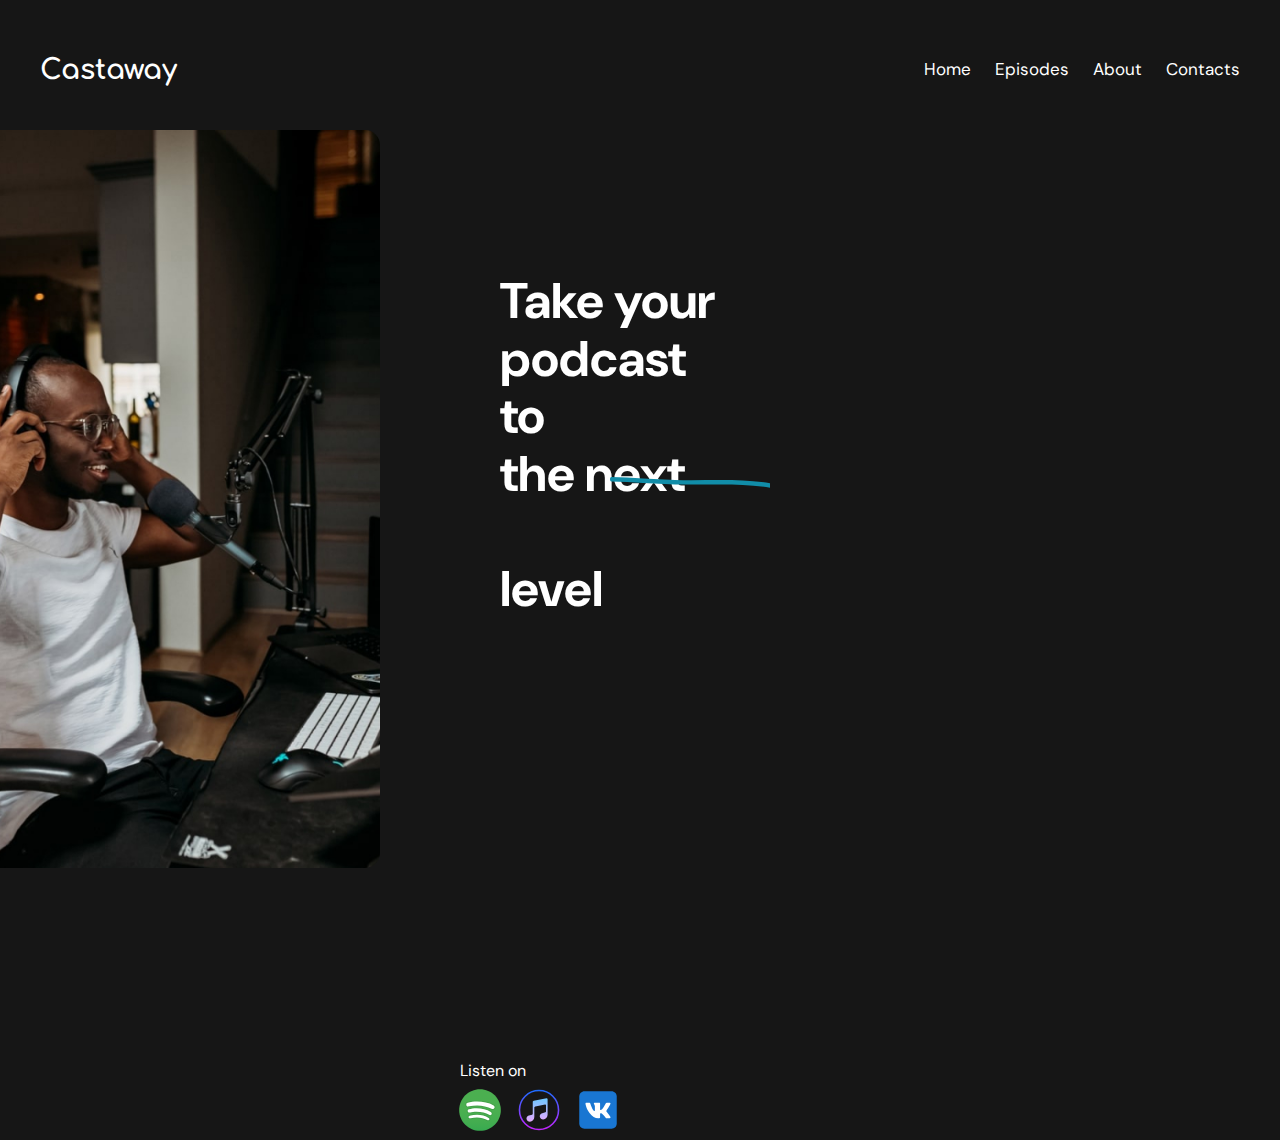
<file: web/2024/maket1/index.html>
<!DOCTYPE html>
<html lang="en">
<head>
    
    <meta charset="UTF-8">
    <meta name="viewport" content="width=device-width, initial-scale=1.0">
    <title>Castaway</title>
    <link rel="stylesheet" href="css/style.css">
    <link rel="stylesheet" href="css/normalize.css">
    <link rel="preconnect" href="https://fonts.googleapis.com">
    <link rel="preconnect" href="https://fonts.gstatic.com" crossorigin>
    <link href="https://fonts.googleapis.com/css2?family=DM+Sans:ital,opsz,wght@0,9..40,100..1000;1,9..40,100..1000&display=swap" rel="stylesheet">
    <link href="https://fonts.googleapis.com/css2?family=Comfortaa:wght@300..700&display=swap" rel="stylesheet">

</head>
<body>
    
    <header>
        <div class="header-container">
            <h1 class="logo">Castaway</h1>
            <nav class="header-menu">
                <ul>
                    <li><a href="#">Home</a></li>
                    <li><a href="#">Episodes</a></li>
                    <li><a href="#">About</a></li>
                    <li><a href="#">Contacts</a></li>
                </ul>
            </nav>
        </div>
    </header>

        <section class="hero">
            <div class="container-hero">
                <div class="hero-image">
                    <img src="img/hero-image.jpg" alt="Упс" width="550" class="hero-image">
                    <img src="img/hero-decorate.svg" alt="Упс" class="hero-decorate">
                </div>
                <div class="hero-content">
                    <h1 class="hero-title">
                        Take your <br> podcast to <br> the
                        <span class="hero-underline">
                            next
                            <img src="img/next.svg" alt="Упс">
                        </span> 
                        <span class="bold-hero">
                            level
                        </span>
                    </h1>
                    <div class="hero-listen">
                        <span class="hero-listen-caption">Listen on</span>
                        <ul class="list-reset-social">
                            <li><a href="#"><img src="img/icons8-spotify.svg" alt="Spotify" width="50px"></a></li>
                            <li><a href="#"><img src="img/icons8-itunes.svg" alt="iTunes" width="50px"></a></li>
                            <li><a href="#"><img src="img/icons8-вконтакте.svg" alt="vk" width="50px"></a></li>
                        </ul>
                    </div>
                </div>
            </div>
        </section>

</body>
</html>
</file>
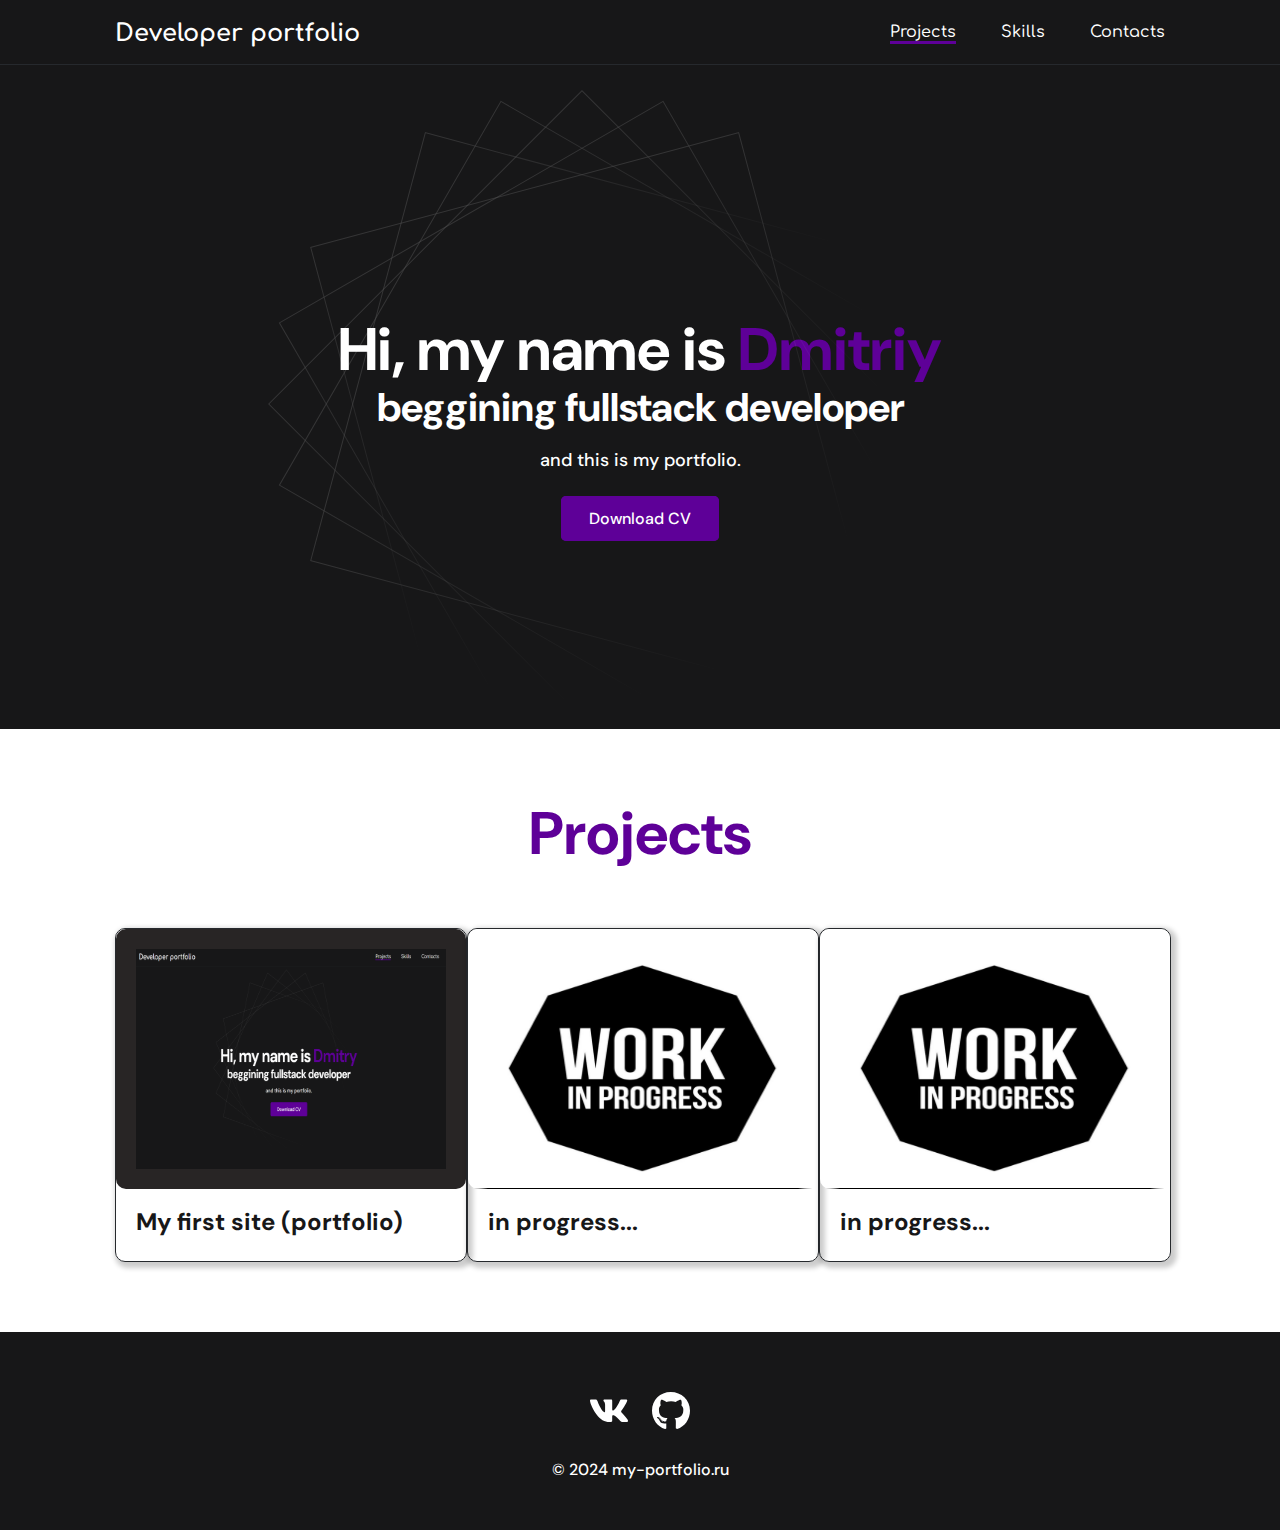
<file: web/2024/portfolio/index.html>
<!DOCTYPE html>
<html lang="en">
<head>
    <meta charset="UTF-8">
    <meta name="viewport" content="width=device-width, initial-scale=1.0">
    <title>My Portfolio</title>
    <link rel="stylesheet" href="css/styles.css">
    <link rel="preconnect" href="https://fonts.googleapis.com">
    <link rel="preconnect" href="https://fonts.gstatic.com" crossorigin>
    <link href="https://fonts.googleapis.com/css2?family=Comfortaa:wght@300..700&family=DM+Sans:ital,opsz,wght@0,9..40,100..1000;1,9..40,100..1000&display=swap" rel="stylesheet">
</head>
<body>
    
    <header>
        <div class="header-container">
            <h1 class="header-logo"><span>Developer</span> portfolio</h1>
            <nav class="header-navigation">
                <ul>
                    <li><a href="index.html" class="current">Projects</a></li>
                    <li><a href="skills.html">Skills</a></li>
                    <li><a href="contacts.html">Contacts</a></li>
                </ul>
            </nav>
        </div>
        <div class="create-line"></div>
    </header>

    <main>
        <div class="main-container">
            <section>
                <div class="welcome-text">
                    <h2 class="my_name">Hi, my name is <span class="name">Dmitriy</span></h2>
                    <h2 class="i_am">beggining fullstack developer</h2>
                    <h2 class="this_is">and this is my portfolio.</h2>
                    <a href="#my-cv">Download CV</a>
                    <img src="./img/text_background.svg" alt="background-img"> <!-- Передвинуть как то картинку на задний план -->
                </div>
            </section>

            <section>
                <div class="list-projects">
                    <h2>Projects</h2>
                    <ul class="projects">
                        <li class="project1">
                            <a href="project1.html">
                                <img src="./img/project1.png" alt="my_site" class="project1-img">
                                <p>My first site (portfolio)</p>
                            </a>
                        </li>
                        <li class="project2">
                            <a href="#">
                                <img src="./img/in_progress.jpeg" alt="in progress..." class="project2-img">
                                <p>in progress...</p>
                            </a>
                        </li>
                        <li class="project3">
                            <a href="#">
                                <img src="./img/in_progress.jpeg" alt="in progress..." class="project3-img">
                                <p>in progress...</p>
                            </a>
                        </li>
                    </ul>
                </div>
            </section>
        </div>
    </main>

    <footer>
        <div class="footer-container">
            <ul>
                <li class="vk-link"><a href="https://vk.com/f4nd1"><img src="./img/vk.svg" alt=""></a></li>
                <li class="github-link"><a href="https://github.com/F3nd1uwu"><img src="./img/github.svg" alt=""></a></li>                    
            </ul>
            <p>© 2024 my-portfolio.ru</p>
        </div>
    </footer>

</body>
</html>
</file>
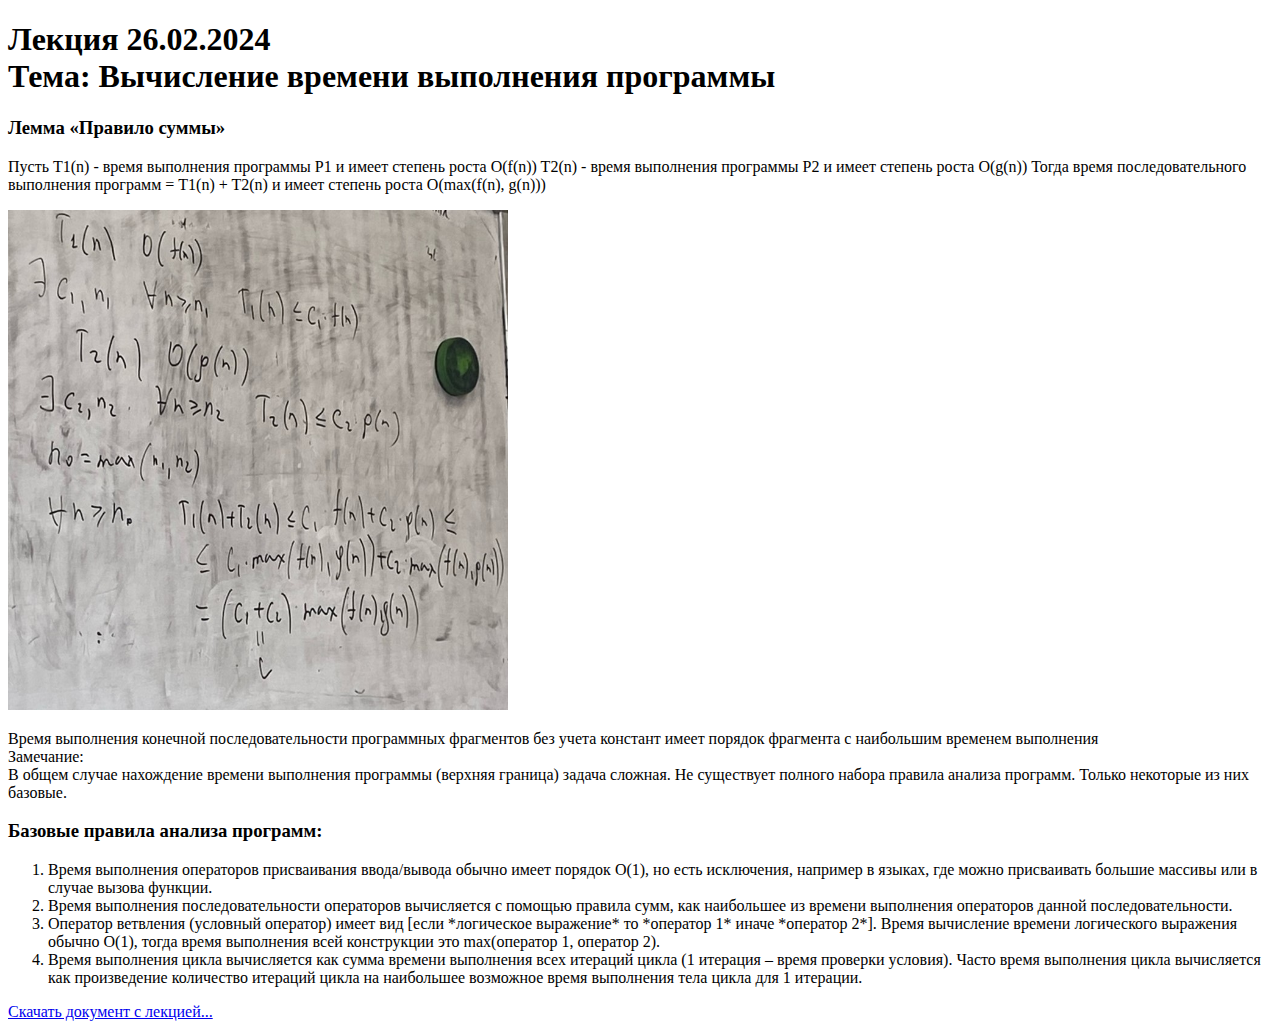
<file: web/2024/document_to_site/project/index.html>
<!DOCTYPE html>
<html lang="ru">
    <head>
        <title>doc_to_site</title>
        <meta http-equiv="Content-type" content="text/html;charset=UTF-8" />
    </head>
    <body>
        <header>
            <h1>
            Лекция 26.02.2024 <br />
            Тема: Вычисление времени выполнения программы
            </h1>
        </header>

        <div>
            <p>
                <h3>Лемма «Правило суммы»</h3>
                Пусть T1(n) - время выполнения программы P1 и имеет степень роста O(f(n))
                T2(n) - время выполнения программы P2 и имеет степень роста O(g(n))
                Тогда время последовательного выполнения программ = T1(n) + T2(n) и имеет степень роста O(max(f(n), g(n)))
            </p>
            <div>
                <img height="500" width="500" src="img/pic1.jpg" alt="Здесь должна быть картинка доски с пары...">
                <p>
                    Время выполнения конечной последовательности программных фрагментов без учета констант имеет порядок фрагмента с наибольшим временем выполнения <br />
                    Замечание: <br />
                    В общем случае нахождение времени выполнения программы (верхняя граница) задача сложная. Не существует полного набора правила анализа программ. Только некоторые из них базовые. 
                </p>
            </div>
            <h3>Базовые правила анализа программ:</h3>
            <ol>
                <li>Время выполнения операторов присваивания ввода/вывода обычно имеет порядок O(1), но есть исключения, например в языках, где можно присваивать большие массивы или в случае вызова функции.</li>
                <li>Время выполнения последовательности операторов вычисляется с помощью правила сумм, как наибольшее из времени выполнения операторов данной последовательности.</li>
                <li>Оператор ветвления (условный оператор) имеет вид [если *логическое выражение* то *оператор 1* иначе *оператор 2*]. Время вычисление времени логического выражения обычно O(1), тогда время выполнения всей конструкции это max(оператор 1, оператор 2).</li>
                <li>Время выполнения цикла вычисляется как сумма времени выполнения всех итераций цикла (1 итерация – время проверки условия). Часто время выполнения цикла вычисляется как произведение количество итераций цикла на наибольшее возможное время выполнения тела цикла для 1 итерации.</li>
            </ol>
            <a target="_blank" href="C:/web/2024/document_to_site/Source/Лекция 26.02.docx">Скачать документ с лекцией...</a>
        </div>
    </body>
</html>
</file>
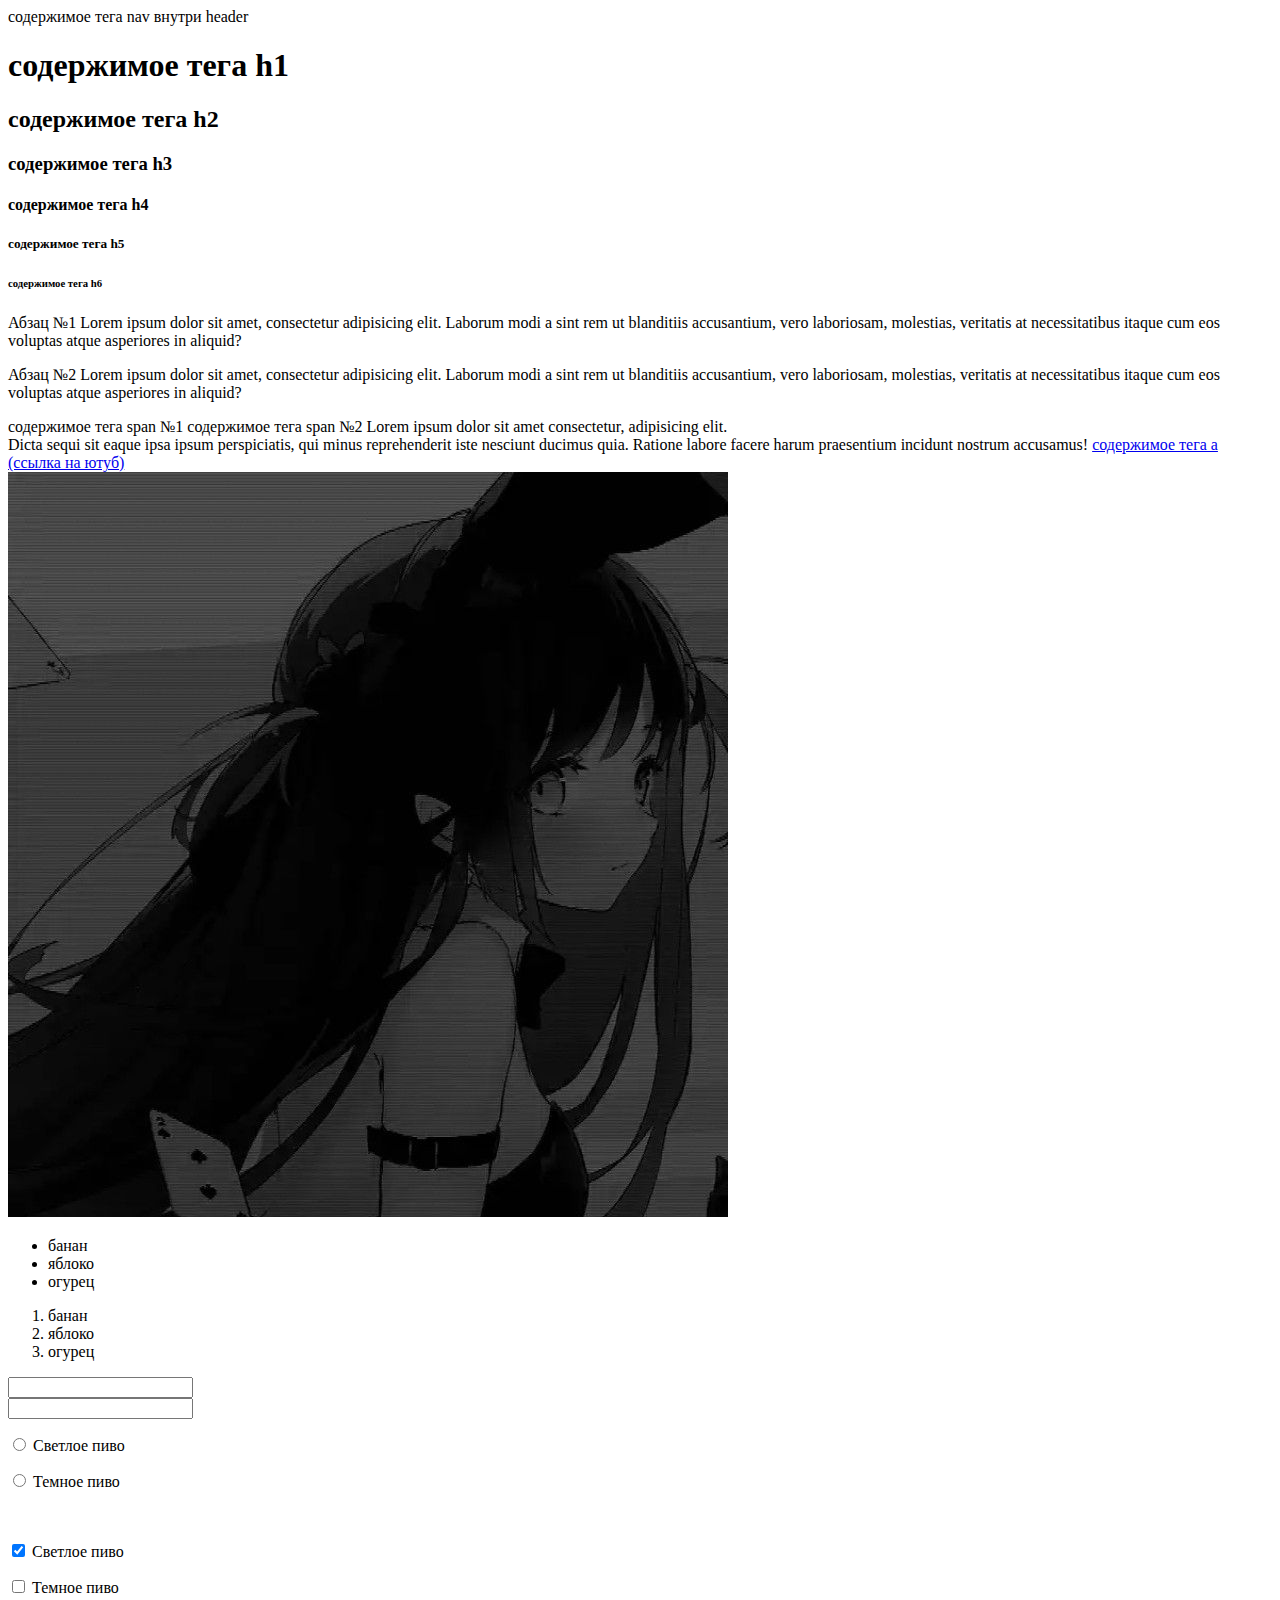
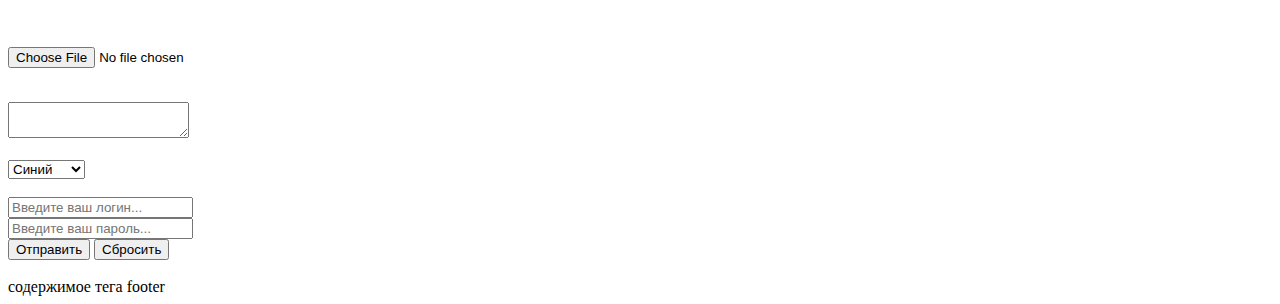
<file: web/2024/forlectures/project/index.html>
<!-- Сообщаем браузеру как стоит обрабатывать эту страницу -->
<!DOCTYPE html>
<!-- Оболочка документа, указываем язык содержимого -->
<html lang="ru">
    <!-- Заголовок страницы, контейнер для других важных данных (не отображается) -->
    <head>
        <!-- Заголовок страницы в браузере -->
        <title>Первый проект</title>
        <!-- Кодировка страницы -->
        <meta http-equiv="Content-type" content="text/html;charset=UTF-8" />
    </head>
    <!-- Отображаемое тело страницы (контейнер) -->
    <body>
        <!-- Существует 4 тега: header, nav, footer, div. Header - верхняя часть сайта (шапка), nav - используется для организации 
             навигации или меню, footer - нижняя часть сайта (подвал), div - основной тег -->
        <header>
            <nav>
                содержимое тега nav внутри header
            </nav>
        </header>

        <div>
            <!-- Существует 6 тегов заголовков h1, h2, ..., h6. Причем h1 записывается на странице только 1 раз, в отличии от h2 - h6 -->
            <h1>содержимое тега h1</h1>
            <h2>содержимое тега h2</h2>
            <h3>содержимое тега h3</h3>
            <h4>содержимое тега h4</h4>
            <h5>содержимое тега h5</h5>
            <h6>содержимое тега h6</h6>
            
            <!-- Тег p - текстовый абзац. 
                 В примере ниже мы добавили тег span, далее сможем выделить данную подстроку (к примеру) через css -->
            <p>Абзац №1 <span>Lorem ipsum dolor sit amet,</span> consectetur adipisicing elit. Laborum modi a sint rem ut blanditiis accusantium, vero laboriosam, molestias, veritatis at necessitatibus itaque cum eos voluptas atque asperiores in aliquid?</p>
            <p>Абзац №2 Lorem ipsum dolor sit amet, consectetur adipisicing elit. Laborum modi a sint rem ut blanditiis accusantium, vero laboriosam, molestias, veritatis at necessitatibus itaque cum eos voluptas atque asperiores in aliquid?</p>
            
            <!-- Тег span - строчный тег, до этого все были блочные. 
                 Отличия: ширина блочных тегов = вся страница, ширина строчных тегов = ширина содержимого.
                 Внутрь блочных тегов можно помещать также блочные и строчные, внутрь строчных тегов помещать можно только содержимое -->
            <span>содержимое тега span №1</span>
            <span>содержимое тега span №2</span>
            <!-- br - тег табуляции как в питоне '\n' -->
            <span>Lorem ipsum dolor sit amet consectetur, adipisicing elit.<br /> Dicta sequi sit eaque ipsa ipsum perspiciatis, qui minus reprehenderit iste nesciunt ducimus quia. Ratione labore facere harum praesentium incidunt nostrum accusamus!</span>
            
            <!-- Тег a - один из самых важных тегов html, является тоже строчным. 
                 Предназначен для создания ссылок на тот или иной документ, сайт или файл. 
                 Атрибут href задает тип данных, получаемых из ссылки (сайт, файл, документ и тд), 
                 атрибут target="_blank" дает возможность открыть ссылку в новом окне -->
            <a target="_blank" href="http://youtube.com">
                содержимое тега a (ссылка на ютуб)
            </a>
            
            <div>
                <!-- Тег img - предназначен для вставки изображения на сайт, также строчный тег. 
                     src - путь к картинке, alt - альтернативный текст, если картинка не загрузится -->
                <img src="img/6647e94ebc652c4505b493cd6c27f791.jpg" alt="Картинка не загрузилась :(">
            </div>

            <!-- Существует два вида списков: ul (маркированный) и ol (нумерованный). Каждый элемент списка должен быть записан в теге li.
                 Являются блочными видами тегов -->
            <ul>
                <li>банан</li>
                <li>яблоко</li>
                <li>огурец</li>
            </ul>
            <ol>
                <li>банан</li>
                <li>яблоко</li>
                <li>огурец</li>
            </ol>
        </div>
        <!-- form - блочный тег, оболочка всей формы. Передача данных в action, method - способ передачи данных 
             (get - передача в адресной строке, для мелких объемов, post - скрытно, используя запрос браузера, для больших объемов) -->
        <form action="#" method="get" enctype="multipart/form-data"></form>
        <!-- input - строчный тег, имеет атрибуты type, name, value. type - тип ввода данных, name - название, value - начальное состояние -->
        <!-- Типы бывают text, password, radio, checkbox, file -->
        <div>
            <input type="text" name="username" value="">
            <br>
            <input type="password" name="pass" value="">
        </div>
        <div>
            <p><input type="radio" name="beer" value="lager"> Светлое пиво </p>
            <p><input type="radio" name="beer" value="dark"> Темное пиво </p>
        </div>
        <br />
        <div>
            <p><input checked type="checkbox" name="beer2" value="lager"> Светлое пиво </p>
            <p><input type="checkbox" name="beer3" value="dark"> Темное пиво </p>
        </div>
        <br>
        <div>
            <p><input type="file" name="photo" value=""></p>
        </div>
        <br>
        <div>
            <!-- Тег для ввода большоего текста - textarea -->
            <textarea name="text"></textarea>
        </div>
        <br>
        <div>
            <!-- Выпадающий список для ввода данных представляется двумя тегами, select и option. select multiple делает выбор множественным -->
            <select name="color">
                <option value="red">Красный</option>
                <option value="green">Зеленый</option>
                <option selected value="blue">Синий</option>
            </select>
        </div>
        <br>
        <div>
            <!-- Обычная кнопка, type принимает submit и reset (отправка и сбросить) -->
            <!-- Для текстовых полей вводы можно задать атрибут placeholder, что даст возможность подсказать пользователю, что писать -->
            <!-- Для всех тегов можно применить атрибут disabled, который отключает тег и делает его визуально тусклым -->
            <!-- Для всех интерактивных тегов можно применить атрибут tabindex='n', при нажатии на таб переключает на n вперед -->
            <input placeholder="Введите ваш логин..." type="text" name="username" value="">
            <br>
            <input placeholder="Введите ваш пароль..." type="password" name="pass" value="">
            <br>
            <button type="submit">Отправить</button>
            <button type="reset">Сбросить</button>
        </div>
        <br>

        <footer>
            содержимое тега footer
        </footer>
    </body>
</html>
</file>
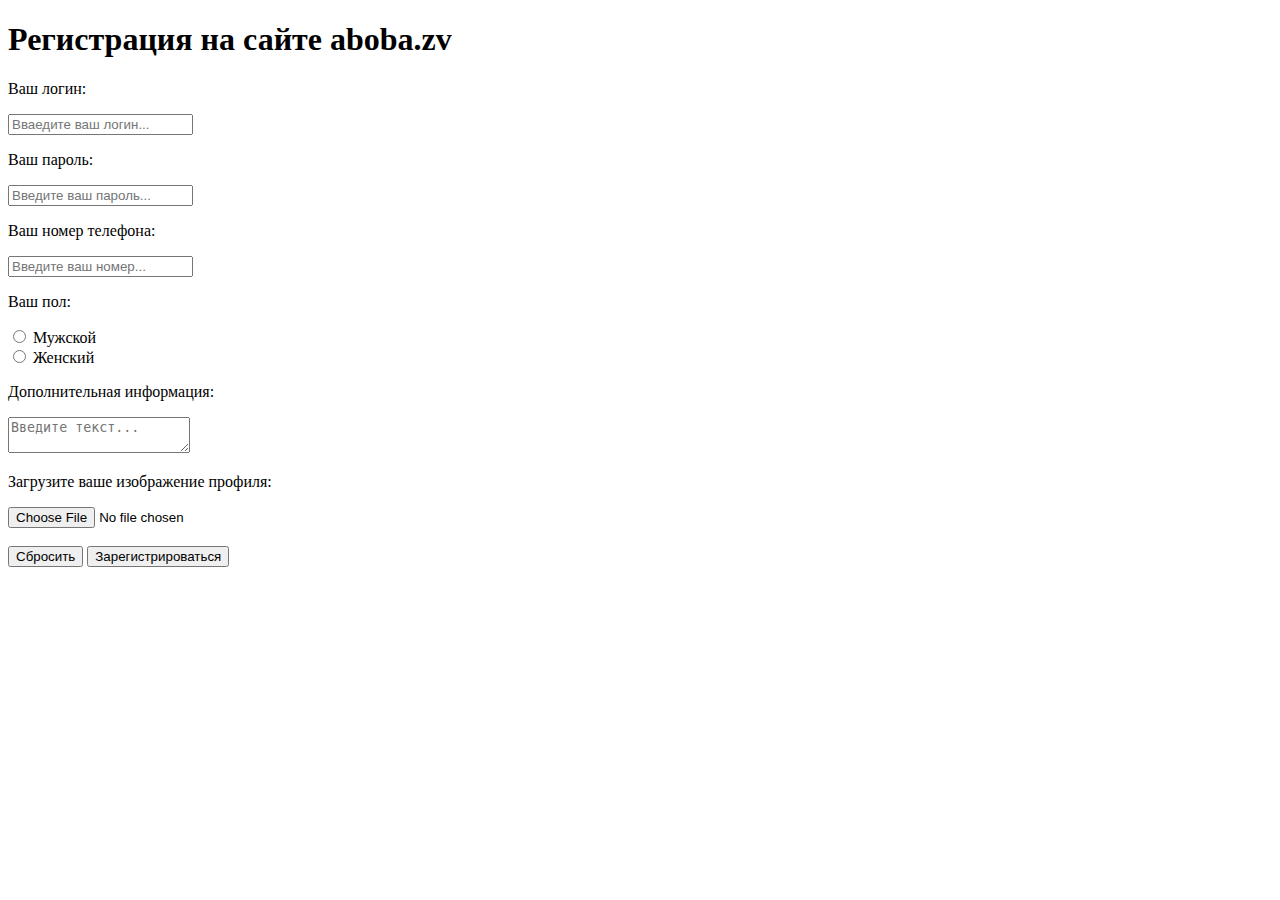
<file: web/2024/form_registration/project/index.html>
<!DOCTYPE html>
<html lang="ru">
    <head>
        <title>Регистрация</title>
        <meta http-equiv="Content-type" content="text/html; charset=UTF-8">
    </head>
    <body>
        <header><h1>Регистрация на сайте aboba.zv</h1></header>
        <form action="#" method="post" enctype="multipart/form-data">
            <div>
                <p>Ваш логин:</p>
                <input tabindex="1" placeholder="Вваедите ваш логин..." type="text" name="username">
            </div>
            <div>
                <p>Ваш пароль:</p>
                <input tabindex="2" placeholder="Введите ваш пароль..." type="password" name="pass">
            </div>
            <div>
                <p>Ваш номер телефона:</p>
                <input tabindex="3" placeholder="Введите ваш номер..." type="tel" name="telephone">
            </div>
            <div>
                <p>Ваш пол:</p>
                <div>
                    <input tabindex="4" type="radio" name="gender" value="male"> Мужской
                </div>
                <div>
                    <input tabindex="4" type="radio" name="gender" value="female"> Женский
                </div>
            </div>
            <div>
                <p>Дополнительная информация:</p>
                <textarea tabindex="5" placeholder="Введите текст..." name="extra_info"></textarea>
            </div>
            <div>
                <p>Загрузите ваше изображение профиля:</p>
                <input type="file" name="photo">
            </div>
            <br>
            <div>
                <button type="reset">Сбросить</button>
                <button type="submit">Зарегистрироваться</button>
            </div>
        </form>
    </body>
</html>
</file>
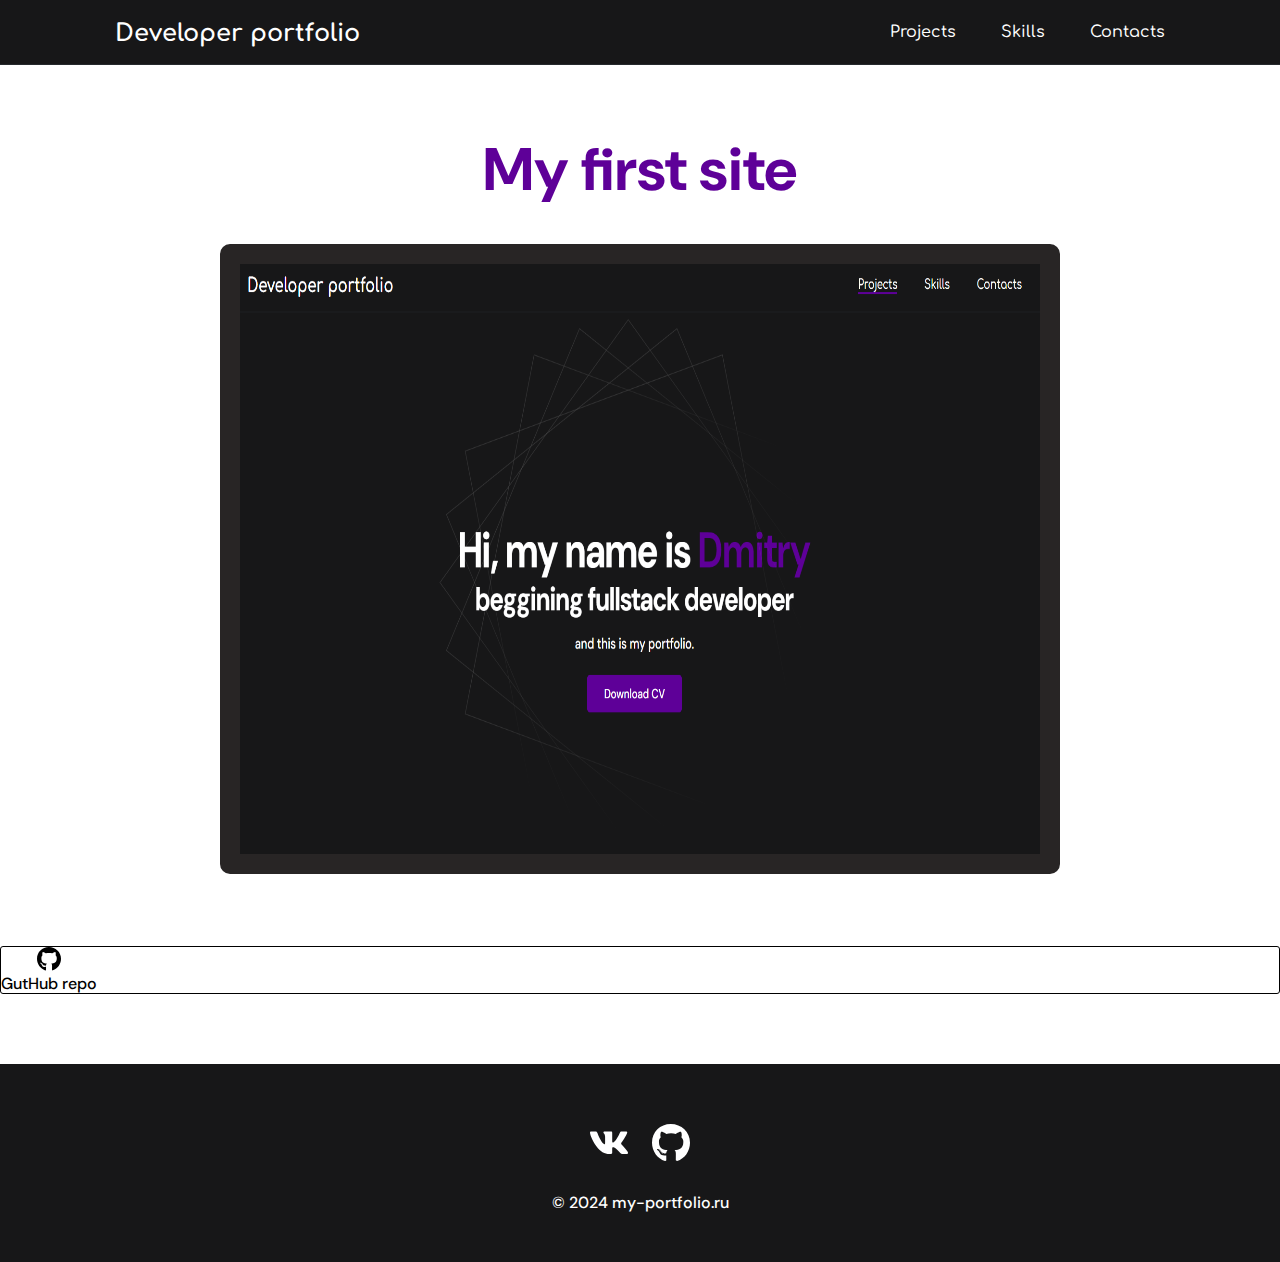
<file: web/2024/portfolio/project1.html>
<!DOCTYPE html>
<html lang="en">
<head>
    <meta charset="UTF-8">
    <meta name="viewport" content="width=device-width, initial-scale=1.0">
    <title>My first site</title>
    <link rel="stylesheet" href="css/styles.css">
    <link rel="preconnect" href="https://fonts.googleapis.com">
    <link rel="preconnect" href="https://fonts.gstatic.com" crossorigin>
    <link href="https://fonts.googleapis.com/css2?family=Comfortaa:wght@300..700&family=DM+Sans:ital,opsz,wght@0,9..40,100..1000;1,9..40,100..1000&display=swap" rel="stylesheet">
</head>
<body>
    
    <header>
        <div class="header-container">
            <h1 class="header-logo"><span>Developer</span> portfolio</h1>
            <nav class="header-navigation">
                <ul>
                    <li><a href="index.html">Projects</a></li>
                    <li><a href="skills.html">Skills</a></li>
                    <li><a href="contacts.html">Contacts</a></li>
                </ul>
            </nav>
        </div>
        <div class="create-line"></div>
    </header>

    <main>
        <div class="main-container">
            <div class="project1-container">
                <h2 class="project1-text">My first site</h2>
                <img src="./img/project1.png" alt="My first site" class="project1-screen">
                <p class="project1-skills">Skills: HTML, css</p>
                <a href="#" class="githubrepo-link">
                    <div>
                        <img src="./img/gitHub-black.svg" alt="ico" class="githubrepo-link-img">
                        <p class="githubrepo-link-text">GutHub repo</p>
                    </div>
                </a>
            </div>
        </div>
    </main>

    <footer>
        <div class="footer-container">
            <ul>
                <li class="vk-link"><a href="https://vk.com/f4nd1"><img src="./img/vk.svg" alt=""></a></li>
                <li class="github-link"><a href="https://github.com/F3nd1uwu"><img src="./img/github.svg" alt=""></a></li>                    
            </ul>
            <p>© 2024 my-portfolio.ru</p>
        </div>
    </footer>

</body>
</html>
</file>
<file: web/2024/maket1/css/style.css>
html{
    box-sizing: border-box;
}

*, *::before, *::after {
    box-sizing: inherit;
}

* {
    margin: 0;
    padding: 0;
    color: #fff;
}

body {
    font-family: "DM Sans", sans-serif;
    background-color: rgb(22, 22, 22);
}

header {
    padding: 35px 40px;
    position: sticky;
    z-index: 999;
    font-size: 14px;
}

.logo {
    font-family: "Comfortaa", sans-serif;
    font-size: 28px;
    position: relative;
    left: 0px;
    bottom: 0px;
    top: 0px;
}

.header-container {
    display: flex;
    justify-content: space-between;
    align-items: center;
}

.header-menu ul {
    list-style-type: none;
    padding: 0;
    margin: 0;
}

.header-menu ul li {
    display: inline;
    margin-left: 20px;
}

.header-menu ul li a {
    text-decoration: none;
    font-size: 17px;
}

.header-menu ul li a:hover {
    color: #49cbecc4;
}

.container-hero {
    width: 100%;
    max-width: 1440px;
    margin: 0 auto;
    padding: 0 250px;
    display: flex;
}

.hero-image {
    float: left;
    border-radius: 15px;
    position: relative;
    top: -5px;
    left: -210px;
}

.hero-title {
    font-size: 50px;
    position: relative;
    right: 300px;
    top: 100px;
}

.hero-underline img{
    float: bottom;
    position: relative;
    bottom: 60px;
    left: 110px;
}

.bold-hero {
    font-weight: bold;
}

.hero-decorate {
    position: relative;
    right: 444px;
    bottom: 24px;
}

.list-reset-social {
    list-style-type: none;
    padding: 0;
    margin: 0;
    position: relative;
    top: 515px;
    right: 350px;
}

.hero-listen-caption {
    position: relative;
    top: 510px;
    right: 340px;
}

.list-reset-social li {
    display: inline;
    margin-left: 5px;
}
</file>
<file: web/2024/portfolio/css/styles.css>
@import './normalize.css';

* {
    box-sizing: border-box;
    padding: 0;
    margin: 0;
}

body {
    font-family: 'DM sans', 'sans-serif';
    font-size: 16px;
    font-weight: 500;
    color: white;
    background-color: #171718;
}

.header-container {
    display: flex;
    justify-content: space-between;
    align-items: center;
    font-family: 'Comfortaa', 'sans-serif';
}

.header-logo {
    margin-top: 20px;
    margin-left: 115px;
    font-size: 24px;
}

.header-logo span {
    font-weight: 700;
}

.header-navigation {
    margin-right: 115px;
}

.header-navigation ul {
    list-style-type: none;
}

.header-navigation ul li {
    display: inline;
    padding-left: 40px;
}

.header-navigation ul li a {
    text-decoration: none;
    font-size: 16px;
    color: white;
}

.header-navigation ul li a.current {
    border-bottom: 3px solid #5e0098;
}

.create-line {
    border-top: 1px solid #26292D;
    width: 100%;
    height: 1px;
}

.welcome-text {
    margin-top: 250px;
    text-align: center;
    padding-bottom: 200px;
}

.welcome-text img {
    position: absolute;
    top: 10%;
    right: 30%
}

.welcome-text .my_name {
    font-weight: 700;
    font-size: 60px;
}

.welcome-text .my_name .name {
    color: #5e0098;
}

.welcome-text .i_am {
    font-weight: 700;
    font-size: 40px;
}

.welcome-text .this_is {
    font-weight: 500;
    font-size: 18px;
    padding-bottom: 40px;
    padding-top: 20px;
}

.welcome-text a {
    border-top: 12px solid #5e0098;
    border-bottom: 12px solid #5e0098;
    border-left: 28px solid #5e0098;
    border-right: 28px solid #5e0098;
    background-color: #5e0098;
    border-radius: 5px;
    text-decoration: none;
    color: white;
}

.list-projects {
    background-color: white;
    color: #171718;
}

.list-projects h2 {
    color: #5e0098;
    font-size: 60px;
    font-weight: 700;
    text-align: center;
    padding-top: 70px;
}

.list-projects ul {
    padding-top: 60px;
    padding-bottom: 70px;
    list-style-type: none;
}

.list-projects ul li {
    display: inline;
    border: 1px solid #26292D;
    border-radius: 10px;
    box-shadow: 3px 3px 5px 3px rgba(0, 0, 0, 0.2);
}

.projects {
    display: flex;
    justify-content: space-between;
    align-items: center;
}

.list-projects .projects li a {
    text-decoration: none;
    color: #171718;
}

.list-projects .projects li a p {
    padding-top: 15px;
    padding-bottom: 25px;
    padding-left: 20px;
    font-size: 24px;
    font-weight: 700;
}

.list-projects .projects li a img {
    width: 350px;
    height: 260px;
    border-radius: 10px;
}

.project1-img {
    border: 20px solid rgb(40, 37, 37);
}

.project2-img {
    border: 20px solid white;
    border-bottom: 1px solid black;
}

.project3-img {
    border: 20px solid white;
    border-bottom: 1px solid black;
}

.project1 {
    margin-left: 115px;
}

.project3 {
    margin-right: 115px;
}

footer ul {
    margin-top: 60px;
    text-align: center;
    list-style: none;
}

footer ul li {
    display: inline;
    margin-left: 20px;
}

.vk-link {
    margin: 0;
}

footer ul li a img {
    width: 38px;
    height: 38px;
}

footer p {
    text-align: center;
    margin-top: 27px;
    margin-bottom: 50px;
}

/* ----------------------------------- */

.project1-container {
    text-align: center;
    padding-bottom: 70px;
    padding-top: 70px;
    background-color: white;
}

.project1-text {
    color: #5e0098;
    font-size: 60px;
    font-weight: 700;
    margin-bottom: 40px;
}

.project1-screen {
    width: 840px;
    height: 630px;
    border: 20px solid rgb(40, 37, 37);
    border-radius: 10px;
    margin-bottom: 40px;
}

.githubrepo-link-img {
    width: 24px; 
    height: 24px;
    border: 0;
}

/* .githubrepo-link-text {
    margin-right: 20px;
} */

.project1-skills {
    font-size: 24px;
    font-weight: 700;
}

.githubrepo-link {
    border: 1px solid black;
    border-radius: 3px;
    text-decoration: none;
    color: black;
    display: flex;
    align-items: center; 
}

.githubrepo-link div {
    display: inline;
}
</file>
